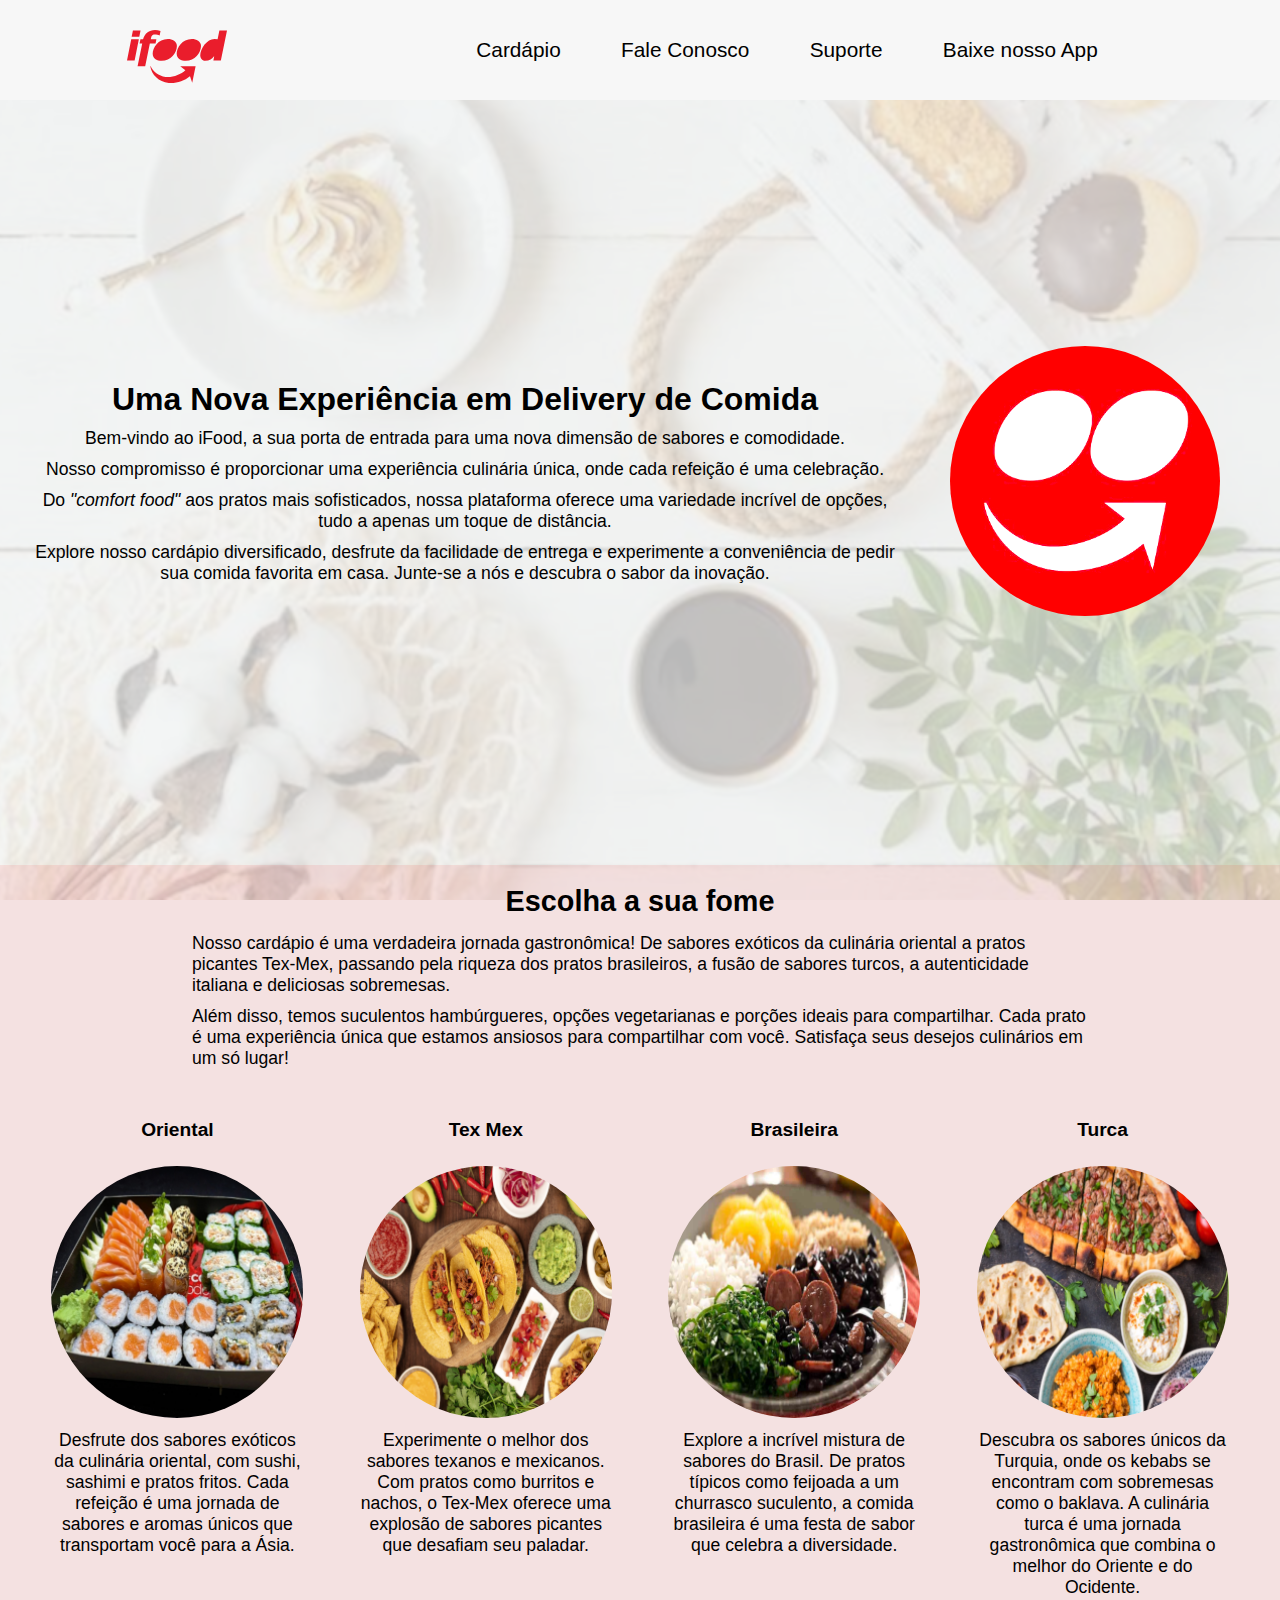
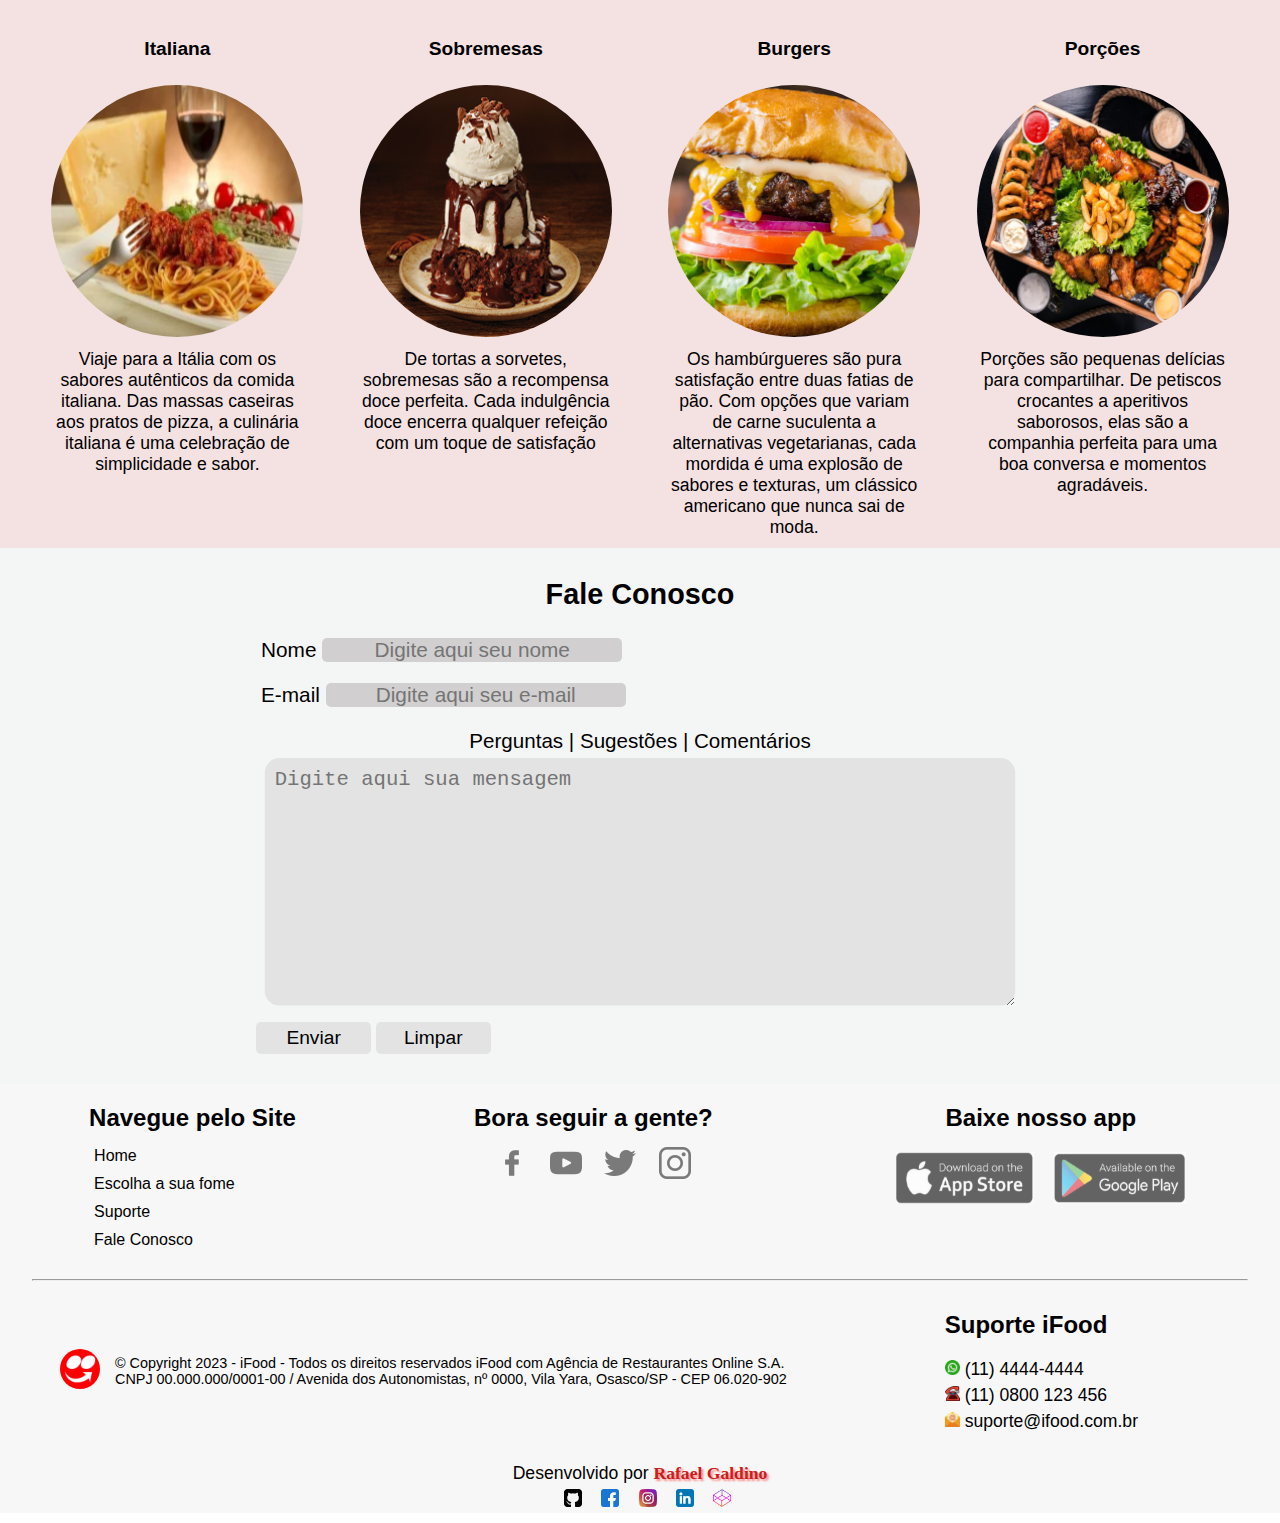
<file: index.html>
<!DOCTYPE html>
<html lang="pt-br">

<head>
    <meta charset="UTF-8">
    <meta name="viewport" content="width=device-width, initial-scale=1.0">
    <meta name="description" content="Uma Nova Experiência em Delivery de Comida">
    <link rel="shortcut icon" href="./assets/icons/favicon.ico" type="image/x-icon">
    <title>iFood: Uma Nova Experiência em Delivery de Comida</title>
    <link rel="stylesheet" href="./assets/css/reset.css">
    <link rel="stylesheet" href="./assets/css/style.css">
    <link rel="stylesheet" href="./assets/css/responsive.css">
</head>

<body>
    <header>
        <img src="./assets/img/logo-ifood.svg" alt="Logo" id="logo">


        <nav>
            <ul id="menu">
                <li><a href="#cardapio">Cardápio</a></li>
                <li><a href="#faleConosco">Fale Conosco</a></li>
                <li><a href="#contato">Suporte</a></li>
                <li id="baixeApp"><a href="#app">Baixe nosso App</a></li>
            </ul>
        </nav>
    </header>

    <main>
        <section id="descricao">
            <div id="smile">
                <img src="./assets/img/smile.png" alt="Imagem Ifood">
            </div>

            <div class="titulo">
                <h1>
                    Uma Nova Experiência em Delivery de Comida
                </h1>
                <p>
                    Bem-vindo ao iFood, a sua porta de entrada para uma nova dimensão de sabores e comodidade.
                </p>
                <p>
                    Nosso compromisso é proporcionar uma experiência culinária única, onde cada refeição é uma
                    celebração.
                </p>
                <p>
                    Do <em>"comfort food"</em> aos pratos mais sofisticados, nossa plataforma oferece uma variedade
                    incrível de opções, tudo a apenas um toque de distância.
                </p>
                <p>
                    Explore nosso cardápio diversificado, desfrute da facilidade de entrega e experimente a conveniência
                    de pedir sua comida favorita em casa. Junte-se a nós e descubra o sabor da inovação.
                </p>
            </div>
        </section>

        <section id="cardapio">
            <h2>
                Escolha a sua fome
            </h2>

            <div class="paragrafo">
                <p>
                    Nosso cardápio é uma verdadeira jornada gastronômica! De sabores exóticos da culinária oriental a
                    pratos picantes Tex-Mex, passando pela riqueza dos pratos brasileiros, a fusão de sabores turcos, a
                    autenticidade italiana e deliciosas sobremesas.
                </p>
                <p>
                    Além disso, temos suculentos hambúrgueres, opções vegetarianas e porções ideais para compartilhar.
                    Cada prato é uma experiência única que estamos ansiosos para compartilhar com você. Satisfaça seus
                    desejos culinários em um só lugar!
                </p>
            </div>
            <section id="bloco">
                <article>
                    <figure>
                        <figcaption>
                            Oriental
                        </figcaption>
                        <img src="./assets/img/oriental.png" alt="Oriental">
                    </figure>
                    <p>
                        Desfrute dos sabores exóticos da culinária oriental, com sushi, sashimi e pratos fritos.
                        Cada refeição é uma jornada de sabores e aromas únicos que transportam você para a Ásia.
                    </p>
                </article>
                <article>
                    <figure>
                        <figcaption>
                            Tex Mex
                        </figcaption>
                        <img src="./assets/img/tex-mex.png" alt="Tex-Mex">

                    </figure>
                    <p>
                        Experimente o melhor dos sabores texanos e mexicanos. Com pratos como burritos e nachos, o
                        Tex-Mex oferece uma explosão de sabores picantes que desafiam seu paladar.
                    </p>
                </article>
                <article>
                    <figure>
                        <figcaption>
                            Brasileira
                        </figcaption>
                        <img src="./assets/img/brasileira.png" alt="Brasileira">

                    </figure>
                    <p>
                        Explore a incrível mistura de sabores do Brasil. De pratos típicos como feijoada a um
                        churrasco suculento, a comida brasileira é uma festa de sabor que celebra a diversidade.
                    </p>
                </article>
                <article>
                    <figure>
                        <figcaption>
                            Turca
                        </figcaption>
                        <img src="./assets/img/turca.png" alt="Turca">
                    </figure>
                    <p>
                        Descubra os sabores únicos da Turquia, onde os kebabs se encontram com sobremesas como o
                        baklava. A culinária turca é uma jornada gastronômica que combina o melhor do Oriente e do
                        Ocidente.
                    </p>
                </article>
                <article>
                    <figure>
                        <figcaption>
                            Italiana
                        </figcaption>
                        <img src="./assets/img/italiana.png" alt="Italiana">
                    </figure>
                    <p>
                        Viaje para a Itália com os sabores autênticos da comida italiana. Das massas caseiras aos
                        pratos de pizza, a culinária italiana é uma celebração de simplicidade e sabor.
                    </p>
                </article>
                <article>
                    <figure>
                        <figcaption>
                            Sobremesas
                        </figcaption>
                        <img src="./assets/img/sobremesa.png" alt="Sobremesa">
                    </figure>
                    <p>
                        De tortas a sorvetes, sobremesas são a recompensa doce perfeita. Cada indulgência doce
                        encerra qualquer refeição com um toque de satisfação
                    </p>
                </article>
                <article>
                    <figure>
                        <figcaption>
                            Burgers
                        </figcaption>
                        <img src="./assets/img/burger.png" alt="Burger">
                    </figure>
                    <p>
                        Os hambúrgueres são pura satisfação entre duas fatias de pão. Com opções que variam de carne
                        suculenta a alternativas vegetarianas, cada mordida é uma explosão de sabores e texturas, um
                        clássico americano que nunca sai de moda.
                    </p>
                </article>
                <article>
                    <figure>
                        <figcaption>
                            Porções
                        </figcaption>
                        <img src="./assets/img/porcao.png" alt="Porção">
                    </figure>
                    <p>
                        Porções são pequenas delícias para compartilhar. De petiscos crocantes a aperitivos
                        saborosos, elas são a companhia perfeita para uma boa conversa e momentos agradáveis.
                    </p>
                </article>
            </section>
        </section>
        <section id="form">
            <h2 id="faleConosco">Fale Conosco</h2>
            <form action="https://localhost:3000/agendamento" method="post" autocomplete="off">
                <div class="dados">
                    <label for="nome">Nome</label>
                    <input type="text" name="nome" id="nome" placeholder="Digite aqui seu nome">
                </div>

                <div class="dados">
                    <label for="email">E-mail</label>
                    <input type="email" name="email" id="email" placeholder="Digite aqui seu e-mail">
                </div>

                <div id="textarea">
                    <label for="msg">Perguntas | Sugestões | Comentários</label>
                    <textarea name="msg" id="msg" cols="30" rows="10" placeholder="Digite aqui sua mensagem"></textarea>
                </div>

                <div id="btn">
                    <input type="submit" value="Enviar">
                    <input type="reset" value="Limpar">
                </div>
            </form>
        </section>
    </main>

    <footer>
        <section id="mapa">
            <div id="mapaSite">
                <h3 id="navegue"><span>Navegue pelo Site</span></h3>
                <nav>
                    <ul>
                        <li><a href="#">Home</a></li>
                        <li><a href="#cardapio">Escolha a sua fome</a></li>
                        <li><a href="#contato">Suporte</a></li>
                        <li><a href="#form">Fale Conosco</a></li>
                    </ul>
                </nav>
            </div>

            <div id="redesSociais">
                <h3 id="redes"><span>Bora seguir a gente?</span></h3>
                <div>
                    <img src="./assets/icons/facebook.png" alt="Facebook">
                    <img src="./assets/icons/youtube.png" alt="YouTube">
                    <img src="./assets/icons/twitter.png" alt="Twitter">
                    <img src="./assets/icons/instagram.png" alt="Instagram">
                </div>
            </div>

            <div id="app">
                <h3>Baixe nosso app</h3>
                <div id="imagens">
                    <a href="https://apps.apple.com/br/app/ifood-pedir-delivery-em-casa/id483017239" target="_blank">
                        <img src="./assets/img/appstore.png" alt="App Store">
                    </a>
                    <a href="https://play.google.com/store/apps/details?id=br.com.brainweb.ifood" target="_blank">
                        <img src="./assets/img/playstore.png" alt="Play Store">
                    </a>
                </div>
            </div>
        </section>

        <hr style="width: 95%; margin: auto;">

        <section id="footerOne">
            <div id="copy">
                <a href="#">
                    <img src="./assets/img/smile.png" alt="Logo miniatura do iFood">
                </a>
                <p>
                    &copy; Copyright 2023 - iFood - Todos os direitos reservados iFood com Agência de Restaurantes
                    Online S.A.
                    CNPJ 00.000.000/0001-00 / Avenida dos Autonomistas, nº 0000, Vila Yara, Osasco/SP - CEP 06.020-902
                </p>
            </div>
            <hr id="linha">
            <div id="contato">
                <h3>Suporte iFood</h3>
                <p class="cont">
                    <img src="./assets/icons/whatsapp.png" alt="Whatsapp" class="phone">
                    (11) 4444-4444
                </p>
                <p class="cont">
                    <img src="./assets/icons/telefone.png" alt="Telefone fixo" class="phone">
                    (11) 0800 123 456
                </p>
                <p class="cont">
                    <a href="mailto:contato@samplebarbershop.com">
                        <img src="./assets/icons/email.png" alt="E-mail" class="phone">
                        suporte@ifood.com.br
                    </a>
                </p>
            </div>


        </section>
        <section id="footerTwo">
            <div id="dev">
                <p>
                    Desenvolvido por <span id="autor">Rafael Galdino</span>
                </p>
                <div>
                    <a href="https://github.com/Rafael-GSousa" target="_blank">
                        <img src="./assets/icons/github-icon.png" alt="GitHub" class="social" title="GitHub">
                    </a>
                    <a href="https://facebook.com/rafaelgs1989" target="_blank">
                        <img src="./assets/icons/facebook2.png" alt="Facebook" class="social" title="Facebook">
                    </a>
                    <a href="https://instagram.com/raphael_galdino" target="_blank">
                        <img src="./assets/icons/instagram2.png" alt="Instagram" class="social"
                            title="Instagram">
                    </a>
                    <a href="#" target="_blank">
                        <img src="./assets/icons/linkedin.png" alt="LinkedIn" class="social" title="LinkedIn">
                    </a>
                    <a href="#" target="_blank">
                        <img src="./assets/icons/codepen.png" alt="CodePen" class="social" title="Code Pen">
                    </a>
                </div>
            </div>
        </section>
    </footer>
</body>

</html>
</file>
<file: assets/css/style.css>
html {
    font-family: Arial, Helvetica, sans-serif;
    scroll-behavior: smooth;
}
:root {
    font-size: 16px;
}

body {
    background-image: url(../img/comida-fundo.png);
    background-repeat: no-repeat;
    background-position: bottom center;
    background-size: cover;
    background-attachment: fixed;
    width: 100%;
}


header{
    display: flex;
    justify-content: space-between;
    padding: 30px;
    height: 100px;
    background-color: #f7f7f7;
}

header > img {
    width: 100px;
    margin: auto;
}

header > nav {
    margin: auto;
    width: 60%;
}

header > nav > ul {
    display: flex;
    justify-content: space-evenly;
    list-style-type: none;
}

header > nav #menuBurger {
    display: none;
}

header > nav > ul > li {
    font-size: 1.3rem;
}

header > nav > ul > li > a {
    text-decoration: none;
    color: black;
    padding: 5px;
}


header > nav > ul > li > a:hover {
    color: rgb(204, 27, 27);
    background-color: white;
    border-radius: 10px;
    box-shadow: 2px 2px 5px rgba(0, 0, 255, 0.425);
}

main {
    display: flex;
    flex-direction: column;
    background-color: rgba(241, 243, 243, 0.76);
}

main > #descricao {
    display: flex;
    flex-direction: row-reverse;
    align-items: center;
    gap: 20px;
    margin: auto;
    padding: 40px 30px;
    height: 85vh;
}

main #descricao #smile {
    padding: 30px;
}

main > #descricao img{
    border-radius: 50%;
    width: 270px;
    animation-name: rodar;
    animation-duration: 1s;
}

@keyframes rodar {
    from{
        transform: rotate(0);
    }

    to {
        transform: rotate(-360deg);
    }
}

main > #descricao > .titulo {
    width: 100%;
    padding: 5px;
    display: flex;
    flex-direction: column;
    gap: 10px;
    align-items: center;

}

.titulo > p {
    width: 100%;
    text-align: center;
}

main > #cardapio {
    padding-top: 20px;
    display: flex;
    flex-direction: column;
    align-items: center;
    background-color: rgba(255, 0, 0, 0.082);
}

main > #cardapio > .paragrafo {
    display: flex;
    flex-direction: column;
    gap: 10px;
    margin-bottom: 15px;
    margin-top: 15px;
    width: 70%;
}

main > #cardapio > #bloco {
    display: flex;
    flex-wrap: wrap;
    padding: 10px;
    justify-content: space-evenly;
    gap: 15px;
    width: 100%;
}

main > #cardapio > #bloco  article {
    width: 20%;
    height: fit-content;
    display: flex;
    flex-wrap: wrap;
    gap: 8px;
    text-align: center;
}


main  figure, main article > p, main figure > img {
    width: 100%;
}

main figure > img {
    border-radius: 50%;
}

main figure > img:hover {
    border-radius: 15px;
    transition: .5s;
    box-shadow: 2px 2px 5px rgba(0, 0, 255, 0.425);
    cursor: pointer;
}

main figcaption {
    font-weight: bolder;
    font-size: 1.2rem;
    margin: 25px 0px;
}

/* Formulário - início */
#form{
    text-align: center;
    width: 60%;
    margin: 30px auto;
}

#form h2 {
    margin-bottom: 20px;
}

#form .dados, #form #textarea {
    padding: 5px;
    width: 100%;
    height: 2.5rem;
    font-size: 1.3rem;
    text-align: left;
    margin: 5px 0px;
    border-radius: 10px;
}

#form .dados:hover {
    color: rgb(204, 27, 27);
    font-weight: bold;
    transform: translate(-25px, 0px);
    transition: .3s;
}

#form #textarea:hover {
    color: rgb(204, 27, 27);
    font-weight: bold;
    transform: scale(1);
    transition: .3s;
}

#form input {
    display: inline-block;
    border-radius: 5px;
    background-color: #d1cfcf;
    width: 300px;
    vertical-align: middle;
    font-size: 1.3rem;
    text-align: center;
    border: none;
    color: rgb(204, 27, 27);
}

#form input:focus, #form select:focus, #form textarea:focus {
    background-color: #ffffff;
    color: rgb(204, 27, 27);
    font-weight: bold;
}

#form label{
    display: inline-block;
    vertical-align: middle;
}

#form #textarea label, #form textarea {
    text-align: center;
    width: 100%;
  
}

#form #textarea {
    height: auto;
    transform: scale(.99);
}

#form textarea {
    background-color: #d1cfcf80;
    padding: 10px;
    margin-top: 5px;
    font-size: 1.3rem;
    text-align: justify;
    border-radius: 15px;
    border: none;
    color: rgb(204, 27, 27);
}

#form #btn {
    text-align: left;
}

#form #btn input {
    width: 15%;
    padding: 5px;
    font-size: 1.2rem;
    background-color: #d1cfcf80;

}

#form #btn input{
    color: black;
}

#form #btn input:hover {
    color: #ffffff;
    background-color: rgb(204, 27, 27);
    text-decoration: underline;
    font-weight: bolder;
    transition: .2s;
    border-radius: 10px;
    cursor: pointer;
    transition: .3s;
}

/* Formulário - fim */

h1 {
    font-size: 2rem;
}

h2 {
    font-size: 1.8rem;
}

h3 {
    font-size: 1.5rem;
    margin-bottom: 15px;
}

p, figcaption {
    font-size: 1.1rem;
}

figcaption {
    margin-bottom: 10px;
}

footer {
    background-color: #f7f7f7;
}

footer a {
    text-decoration: none;
    color: black;
}

footer #footerOne{
    display: flex;
    justify-content: space-evenly;
    padding: 30px 60px;
    height: auto;
    gap: 13%;
}

footer #footerOne #linha {
    display: none;   
}

footer #footerOne a:hover{
    font-weight: 500;
    color: rgba(255, 0, 0, 0.534);
}

footer #footerOne img:hover {
    box-shadow: 2px 2px 5px rgba(255, 0, 0, 0.432);
    transition: .2s;

    animation-name: rodar;
    animation-duration: 1s;
}

footer #copy {
    display: flex;
    align-items: center;
    width: 80%;
    gap: 15px;
}

footer #copy p{
    font-size: .9rem;
}

footer #copy img {
    width: 40px;
    border-radius: 50%;
}

footer #contato {
    display: flex;
    flex-direction: column;
    align-items: flex-start;
    width: 30%;
    gap: 5px;
}

footer #contato h3 {
    text-decoration: none;
}

footer #contato p {
    width: 200px;
    text-align: left;
}

footer #contato .cont img {
    width: 15px;
}


footer #footerTwo #dev img {
    height: 18px;
    margin-left: 15px;
    border-radius: 2px;
}

footer #footerTwo{
    display: flex;
    color: black;
    justify-content: space-around;
    padding: 5px;
    font-size: 1rem;
    line-height: 12px;
    vertical-align: middle;
}

footer #footerTwo #dev img:hover {
    box-shadow: 2px 2px 5px rgba(255, 0, 0, 0.432);
    transform: translate(0px, -5px);
    transition: .2s;
}

footer #dev #autor {
    font-style: bold;
    font-size: 1.1rem;
    font-family: cursive;
    font-weight: bolder;
    text-shadow: 2px 2px 2px rgba(255, 0, 0, 0.432);
    color: rgb(204, 27, 27);   
}

footer #mapa {
    display: flex;
    justify-content: space-around;
    padding: 20px 0px;
}

footer #mapaSite ul {
    list-style-type: none;
}

footer #mapaSite li {
    margin-bottom: 10px;
}

footer #mapaSite a {
    padding: 5px;
}


footer #mapaSite a:hover {
    color: rgb(204, 27, 27);
    background-color: white;
    border-radius: 10px;
    box-shadow: 2px 2px 5px rgba(0, 0, 255, 0.425);
}

footer #redesSociais {
    display: flex;
    flex-direction: column;
    align-items: center;
}

footer #redesSociais h3, footer #redesSociais div {
    width: 100%;
}

footer #redesSociais div {
    display: flex;
    justify-content: space-evenly;
}

footer #redesSociais div img {
    width: 32px;
    opacity: .5;
}

footer #redesSociais div img:hover {
    opacity: 1;
    cursor: pointer;
}

footer #app {
    display: flex;
    align-items: center;
    flex-direction: column;
    width: 300px;
    height: 60px;
}

footer #app #imagens {
    display: flex;
    justify-content: space-between;
    gap: 10px;
}

footer #app #imagens .img {
    width: 50%;
    height: 100%;
}

footer #app #imagens img {
    width: 100%;
    height: 52px;
    opacity: .6;
}

footer #app #imagens a {
    height: auto;
    padding: 5px;
}

footer #app #imagens a:hover img {
    opacity: 1;
    cursor: pointer;
}

footer #dev {
    display: flex;
    flex-direction: column;
    gap: 10px;
    align-items: center;
}
</file>
<file: assets/css/responsive.css>
@media screen and (max-width: 864px) {
    
    h1 {
        font-size: 1.8rem;
    }

    h2 {
        font-size: 1.6rem;
    }

    h3 {
        font-size: 1.2rem;
    }

    p {
        font-size: 1.1rem;
    }

    header {
        flex-direction: column;
        padding-left: 5px;
        padding-right: 5px;
        height: auto;
        gap: 25px;
    }

    header > nav #menuBurger {
        display: block;
        width: 60px;
        margin: auto 0px;
    }

    header > nav {
        width: 80%;
        padding-left: 0px;
    }


    header > nav > ul > li {
        font-size: 1.1rem;
        padding: 5px;
    }

    header > nav #baixeApp {
        display: none;
    }

    main > #descricao #smile{
         display: none;
    }

    main > #descricao, main > #cardapio {
        text-align: center;
        height: auto;
        padding: 20px;
    }

    main > #cardapio > .paragrafo {
        width: 100%;
    }

    main > #cardapio > #bloco article {
        width: 80%;
    }

    #form {
        width: 100%;
        padding: 0px 30px;
    }

    #form .dados > label {
        width: 18%;
        font-size: 1.1rem;
    }

    #form #textarea > label {
        font-size: 1.1rem;
    }

    #form .dados > input {
        width: 80%;
    }

    #form .dados > input, #form > #textearea > textarea {
        font-size: 1rem;
        text-align: left;
        padding: 5px;
    }

    #form #btn {
        display: flex;
        gap: 10px;
    }

    #form #btn input {
        width: 20%;
    }

    footer #mapa {
        flex-wrap: wrap;
        justify-content: space-around;
        padding: 30px;
        margin-bottom: 30px;
    }

    footer #mapa > #mapaSite, footer #mapa > #redesSociais {
        width: 50%;

    }   

    footer #mapa > #redesSociais {
        text-align: center;
    }
    
    footer #mapa > #app {
        width: 100%;
        margin-top: 10px;
    }

    footer #footerOne {
        flex-direction: column-reverse;  
        gap: 20px;    
        padding: 20px 5px;  
    }

    footer #footerOne > #contato h3, footer #footerOne > #contato .cont {
        width: 100%;
        text-align: center;
    }

    footer #footerOne #linha {
        display: block;   
    }

    footer #footerOne #copy img {
        display: none;   
    }

    footer #footerOne > div {
        width: 100%;   
    }

    footer #footerTwo #dev {
        width: 100%;      
        display: flex;
        margin-top: 10px;
    }

    footer #footerTwo #dev > p, footer #footerTwo #dev > p #autor {
        width: 100%;      
        font-size: 0.9rem;
        text-align: center;
    }

    footer #footerTwo #dev > p img {
        height: 15px;
    }

    footer #navegue span, #redes span{
        display: none;
    }

    footer #navegue::before {
        content: 'Mapa do Site';
    }

    footer #redes::before {
        content: 'Redes Sociais';
    }
}
</file>
